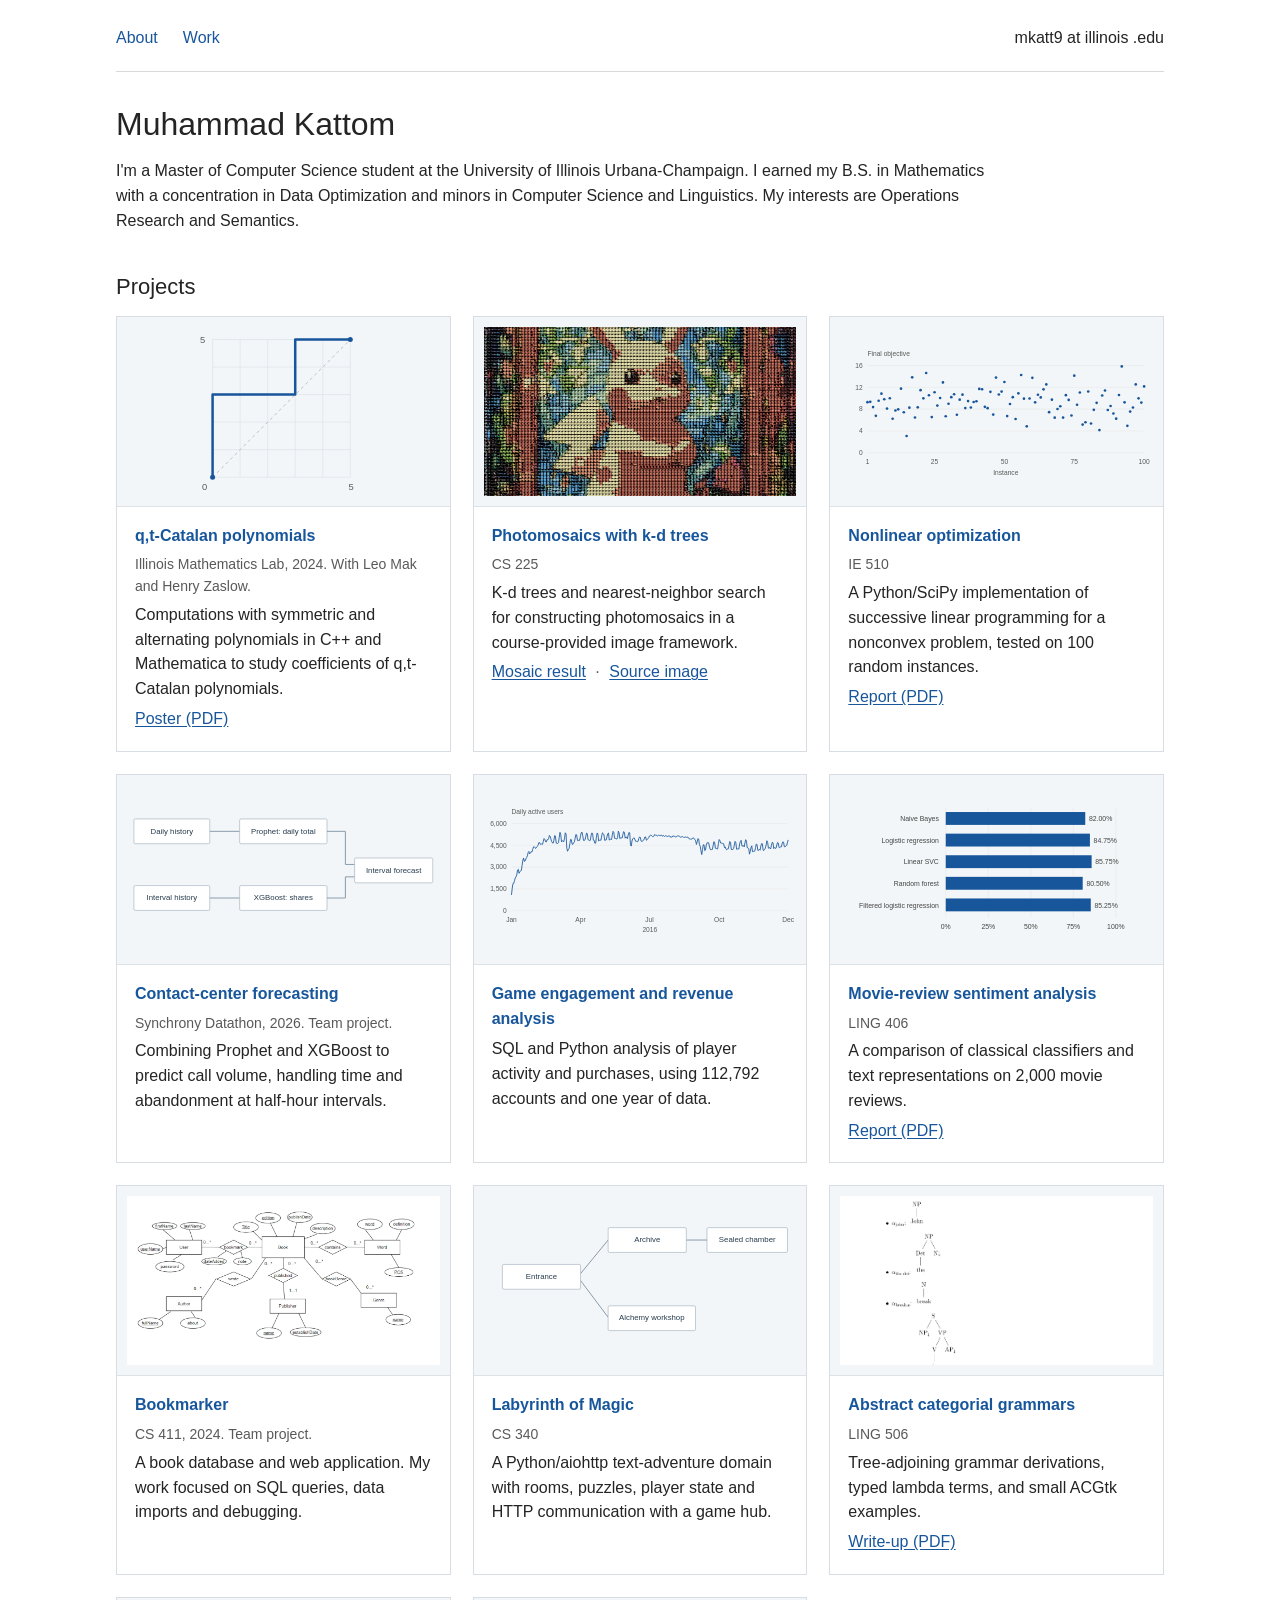
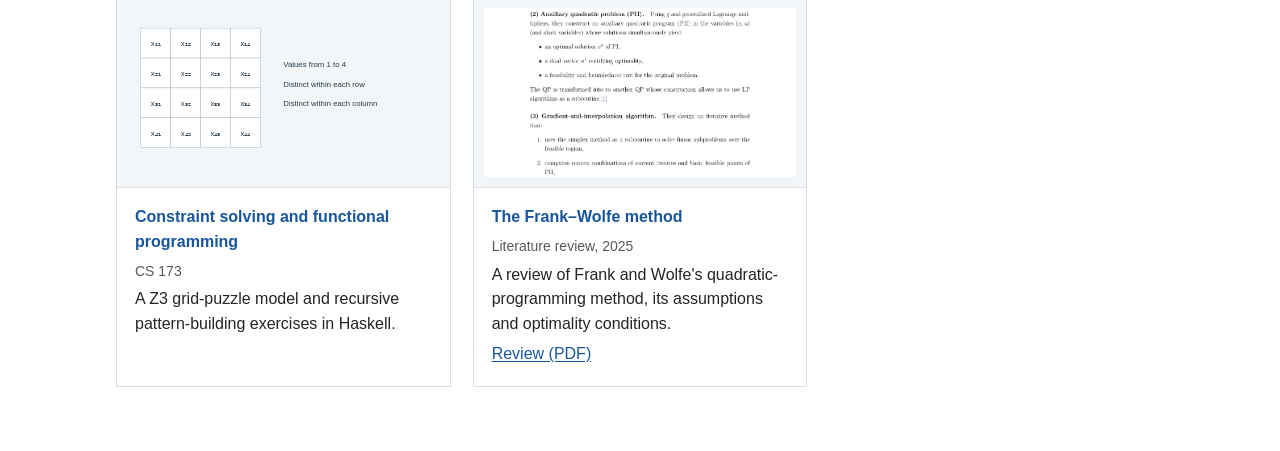
<file: index.html>
<!doctype html>
<html lang="en">
<head>
  <meta charset="utf-8">
  <meta name="viewport" content="width=device-width, initial-scale=1">
  <meta name="description" content="Projects and education of Muhammad Kattom, University of Illinois Urbana-Champaign.">
  <title>Muhammad Kattom</title>
  <link rel="icon" type="image/svg+xml" href="assets/favicon.svg">
  <link rel="stylesheet" href="styles.css">
</head>
<body>
  <a class="skip-link" href="#projects">Skip to projects</a>
  <div class="page">
    <header><nav class="site-nav" aria-label="Main navigation"><a href="#about">About</a><a href="#projects">Work</a> <span class="nav-email">mkatt9 at illinois .edu</span> </nav></header>

    <main>
      <section id="about" class="about" aria-labelledby="name"><h1 id="name">Muhammad Kattom</h1><p class="intro">I'm a Master of Computer Science student at the University of Illinois Urbana-Champaign. I earned my B.S. in Mathematics with a concentration in Data Optimization and minors in Computer Science and Linguistics. My interests are Operations Research and Semantics.</p></section>

      <section id="projects" aria-labelledby="projects-title">
        <h2 id="projects-title">Projects</h2>
        <ol class="projects">
          <li>
            <h3><button class="project-link" type="button" data-project="catalan" aria-haspopup="dialog">q,t-Catalan polynomials</button></h3>
            <p class="context">Illinois Mathematics Lab, 2024. With Leo Mak and Henry Zaslow.</p>
            <p>Computations with symmetric and alternating polynomials in C++ and Mathematica to study coefficients of q,t-Catalan polynomials.</p>
            <p class="links"><a href="assets/catalan-poster.pdf">Poster (PDF)</a></p>
          </li>
          <li>
            <h3><button class="project-link" type="button" data-project="mosaic" aria-haspopup="dialog">Photomosaics with k-d trees</button></h3>
            <p class="context">CS 225</p>
            <p>K-d trees and nearest-neighbor search for constructing photomosaics in a course-provided image framework.</p>
            <p class="links"><a href="assets/mosaic.webp">Mosaic result</a> <span aria-hidden="true">&middot;</span> <a href="assets/mosaic-source.webp">Source image</a></p>
          </li>
          <li>
            <h3><button class="project-link" type="button" data-project="optimization" aria-haspopup="dialog">Nonlinear optimization</button></h3>
            <p class="context">IE 510</p>
            <p>A Python/SciPy implementation of successive linear programming for a nonconvex problem, tested on 100 random instances.</p>
            <p class="links"><a href="assets/nonlinear-optimization.pdf">Report (PDF)</a></p>
          </li>
          <li>
            <h3><button class="project-link" type="button" data-project="forecasting" aria-haspopup="dialog">Contact-center forecasting</button></h3>
            <p class="context">Synchrony Datathon, 2026. Team project.</p>
            <p>Combining Prophet and XGBoost to predict call volume, handling time and abandonment at half-hour intervals.</p>
          </li>
          <li>
            <h3><button class="project-link" type="button" data-project="analytics" aria-haspopup="dialog">Game engagement and revenue analysis</button></h3>
            <p>SQL and Python analysis of player activity and purchases, using 112,792 accounts and one year of data.</p>
          </li>
          <li>
            <h3><button class="project-link" type="button" data-project="sentiment" aria-haspopup="dialog">Movie-review sentiment analysis</button></h3>
            <p class="context">LING 406</p>
            <p>A comparison of classical classifiers and text representations on 2,000 movie reviews.</p>
            <p class="links"><a href="assets/sentiment-analysis.pdf">Report (PDF)</a></p>
          </li>
          <li>
            <h3><button class="project-link" type="button" data-project="bookmarker" aria-haspopup="dialog">Bookmarker</button></h3>
            <p class="context">CS 411, 2024. Team project.</p>
            <p>A book database and web application. My work focused on SQL queries, data imports and debugging.</p>
          </li>
          <li>
            <h3><button class="project-link" type="button" data-project="labyrinth" aria-haspopup="dialog">Labyrinth of Magic</button></h3>
            <p class="context">CS 340</p>
            <p>A Python/aiohttp text-adventure domain with rooms, puzzles, player state and HTTP communication with a game hub.</p>
          </li>
          <li>
            <h3><button class="project-link" type="button" data-project="grammar" aria-haspopup="dialog">Abstract categorial grammars</button></h3>
            <p class="context">LING 506</p>
            <p>Tree-adjoining grammar derivations, typed lambda terms, and small ACGtk examples.</p>
            <p class="links"><a href="assets/grammar-encoding.pdf">Write-up (PDF)</a></p>
          </li>
          <li>
            <h3><button class="project-link" type="button" data-project="logic" aria-haspopup="dialog">Constraint solving and functional programming</button></h3>
            <p class="context">CS 173</p>
            <p>A Z3 grid-puzzle model and recursive pattern-building exercises in Haskell.</p>
          </li>
          <li>
            <h3><button class="project-link" type="button" data-project="frank-wolfe" aria-haspopup="dialog">The Frank&ndash;Wolfe method</button></h3>
            <p class="context">Literature review, 2025</p>
            <p>A review of Frank and Wolfe's quadratic-programming method, its assumptions and optimality conditions.</p>
            <p class="links"><a href="assets/frank-wolfe-review.pdf">Review (PDF)</a></p>
          </li>
        </ol>
      </section>
    </main>
  </div>
  <dialog id="project-dialog" aria-labelledby="dialog-title">
    <div class="dialog-toolbar"><span id="dialog-context">Project</span><button type="button" id="close-project" autofocus>Close</button></div>
    <div id="dialog-body" class="dialog-content"></div>
  </dialog>
  <script src="projects.js" defer></script>
  <script src="app.js" defer></script>
</body>
</html>
</file>
<file: styles.css>
* { box-sizing: border-box; }
html { color-scheme: light; }
body { margin: 0; background: #fff; color: #242424; font-family: Arial, Helvetica, sans-serif; font-size: 1rem; line-height: 1.55; }
.page { width: min(100%, 960px); margin: 0 auto; padding: 42px 36px 64px; }
header { display: flex; align-items: baseline; justify-content: space-between; flex-wrap: wrap; column-gap: 24px; row-gap: 4px; padding-bottom: 20px; border-bottom: 1px solid #d9d9d9; }
h1 { margin: 0; font-size: 1.75rem; font-weight: 400; line-height: 1.3; }
h2 { margin: 0 0 13px; font-size: 1.375rem; line-height: 1.4; font-weight: 400; }
h3 { display: inline; margin: 0; font-size: 1rem; font-weight: 700; line-height: inherit; }
p { margin: 3px 0 0; }
a { color: #18569c; text-underline-offset: 2px; overflow-wrap: anywhere; }
a:hover { color: #103b6c; }
a:focus-visible { outline: 2px solid #18569c; outline-offset: 4px; }
.intro { margin: 24px 0 30px; }
.context { color: #595959; }
.context { font-size: .9375rem; }
.projects { margin: 0; padding-left: 1.65rem; }
.projects li { padding-left: .2rem; margin-bottom: 23px; }
.projects li::marker { color: #595959; }
.links { margin-top: 4px; }
.links span { color: #595959; margin: 0 5px; }
.skip-link { position: absolute; left: 16px; top: -100px; background: #fff; padding: 8px 12px; }
.skip-link:focus { top: 8px; }
@media (max-width: 560px) {
  .page { padding: 25px 21px 38px; }
  header { display: block; padding-bottom: 17px; }
  header > a { display: inline-block; margin-top: 8px; }
  h1 { font-size: 1.75rem; }
}
@media print {
  .page { width: 100%; padding: 0; }
  .skip-link { display: none; }
  a { color: inherit; }
  .projects li { break-inside: avoid; }
}

button { font: inherit; }
.project-link { background: none; border: 0; padding: 0; color: #18569c; font-weight: 700; text-align: left; text-decoration: underline; text-underline-offset: 2px; cursor: pointer; }
.project-link:hover { color: #103b6c; }
button:focus-visible { outline: 2px solid #18569c; outline-offset: 4px; }
body.modal-open { overflow: hidden; }
dialog { width: min(800px, calc(100% - 32px)); max-height: calc(100dvh - 48px); padding: 0; border: 1px solid #c8c8c8; border-radius: 3px; color: #242424; background: #fff; box-shadow: 0 12px 50px #0003; }
dialog::backdrop { background: #0006; }
.dialog-toolbar { display: flex; align-items: center; justify-content: space-between; position: sticky; top: 0; z-index: 1; background: #fff; border-bottom: 1px solid #dedede; padding: 11px 25px; color: #595959; }
.dialog-toolbar button { padding: 4px 10px; background: #fff; border: 1px solid #aaa; border-radius: 2px; cursor: pointer; color: #242424; }
.dialog-content { padding: 25px 30px 32px; }
.dialog-content h2 { margin: 0 0 6px; font-size: 1.6rem; line-height: 1.3; }
.dialog-content p { margin: 14px 0; }
.dialog-content .context { margin-top: 0; margin-bottom: 21px; }
.dialog-content .links { padding-top: 10px; border-top: 1px solid #dedede; }
.project-output { margin: 22px 0; }
.mosaic-pair { display: grid; grid-template-columns: 1fr 1fr; gap: 16px; max-width: 470px; margin: 0 auto; }
.mosaic-pair figure { margin: 0; }
.mosaic-pair img { display: block; width: 100%; height: auto; }
figcaption { margin-top: 7px; color: #595959; font-size: .9375rem; }
.chart-scroll { overflow-x: auto; }
.result-chart { display: block; width: 100%; min-width: 420px; height: auto; }
.results-table { width: 100%; border-collapse: collapse; }
.results-table caption { text-align: left; margin: 0 0 9px; }
.results-table th, .results-table td { text-align: left; padding: 8px 10px; border-bottom: 1px solid #dedede; }
.results-table th:last-child, .results-table td:last-child { text-align: right; }
@media (max-width: 560px) {
  .dialog-content { padding: 22px 19px 26px; }
  .dialog-toolbar { padding: 10px 19px; }
  .dialog-content h2 { font-size: 1.35rem; }
}

.page { width: min(100%, 1120px); padding-top: 26px; }
.site-nav { display: flex; align-items: center; gap: 25px; width: 100%; }
.site-nav a { text-decoration: none; }
.site-nav a:hover { text-decoration: underline; }
.nav-email {margin-left: auto;}
.about { margin: 32px 0 38px; scroll-margin-top: 24px; }
.about h1 { font-size: 2rem; }
.intro { margin: 14px 0 0; max-width: 900px; }
.projects { display: grid; grid-template-columns: repeat(3, minmax(0, 1fr)); gap: 22px; list-style: none; padding: 0; }
.projects > li { padding: 0; margin: 0; border: 1px solid #d7dde2; background: #fff; overflow: hidden; cursor: pointer; }
.projects > li:hover { border-color: #8799a8; }
.projects > li h3 { display: block; margin: 17px 18px 6px; }
.projects > li > p { margin: 5px 18px; }
.projects > li > p:last-child { margin-bottom: 19px; }
.projects .context { font-size: .875rem; }
.project-link { text-decoration: none; }
.project-link:hover { text-decoration: underline; }
.card-preview { display: block; width: 100%; height: 190px; padding: 10px; background: #f3f6f8; border: 0; border-bottom: 1px solid #dce2e6; cursor: pointer; overflow: hidden; }
.card-preview svg { width: 100%; height: 100%; min-width: 0; display: block; }
.preview-image { width: 100%; height: 100%; object-fit: cover; display: block; }
.preview-document { object-fit: cover; object-position: center 38%; }
.preview-diagram { object-fit: contain; background: #fff; }
.image-button { display: block; padding: 0; border: 0; background: #fff; width: 100%; cursor: zoom-in; }
.image-button img { display: block; width: 100%; height: auto; }
.document-preview { max-width: 550px; margin-left: auto; margin-right: auto; }
.document-preview .image-button { max-height: 400px; overflow: hidden; border: 1px solid #dedede; }
.document-preview img { object-fit: contain; }
.project-output > svg { display: block; width: 100%; height: auto; }
.dyck-panel { margin: 20px 0; padding: 18px; border: 1px solid #dbe1e6; background: #f7f9fa; }
.dyck-panel h3 { display: block; }
#dyck-picture svg { display: block; max-width: 440px; width: 100%; margin: 0 auto; }
.dyck-controls { display: flex; align-items: center; gap: 12px; flex-wrap: wrap; }
.dyck-controls input { width: 115px; accent-color: #18569c; }
.dyck-controls output { margin-left: auto; font-size: .9375rem; }
.dyck-controls button, .reader-controls button, .back-button { background: #fff; border: 1px solid #9cabb7; padding: 6px 11px; border-radius: 2px; color: #242424; cursor: pointer; }
.dyck-panel .context { margin-bottom: 0; }
dialog.document-mode { width: min(1100px, calc(100% - 24px)); }
.document-mode .dialog-content { padding: 18px 22px 22px; }
.back-button { margin-bottom: 13px; }
.reader-controls { display: flex; justify-content: space-between; gap: 12px; flex-wrap: wrap; align-items: center; margin: 17px 0; font-size: .9375rem; }
.reader-controls > div { display: flex; align-items: center; gap: 8px; }
.reader-controls button:disabled { color: #858585; border-color: #d7d7d7; cursor: default; }
.document-stage { height: min(65dvh, 800px); overflow: auto; background: #e9ecef; border: 1px solid #d5dbe1; padding: 10px; }
.document-stage img { display: block; max-width: none; height: auto; background: #fff; }
.image-stage { max-height: 72dvh; overflow: auto; text-align: center; }
.image-stage img { max-width: 100%; height: auto; }
.grammar-source { margin: 22px 0; border: 1px solid #d7dde2; padding: 14px 16px; }
.grammar-source summary { cursor: pointer; color: #18569c; }
.grammar-source label { display: inline-block; margin: 15px 10px 4px 0; }
.grammar-source select { font: inherit; padding: 4px 6px; max-width: 100%; }
.grammar-source pre { max-height: 420px; overflow: auto; padding: 14px; background: #f5f7f8; font-size: .9375rem; line-height: 1.6; }
@media (max-width: 950px) { .projects { grid-template-columns: repeat(2, minmax(0, 1fr)); } }
@media (max-width: 600px) {
  .projects { grid-template-columns: 1fr; gap: 20px; }
  .card-preview { height: 215px; }
  .site-nav { gap: 17px; flex-wrap: wrap; }
  .site-nav a:last-child { font-size: .875rem; }
  .about { margin-top: 26px; }
  .about h1 { font-size: 1.75rem; }
  .document-mode .dialog-content { padding: 16px 13px; }
  .dyck-controls output { margin-left: 0; }
}
@media print { .site-nav, .card-preview, dialog { display: none; } .projects { display: block; } .projects > li { margin-bottom: 18px; border: 0; } }
</file>
